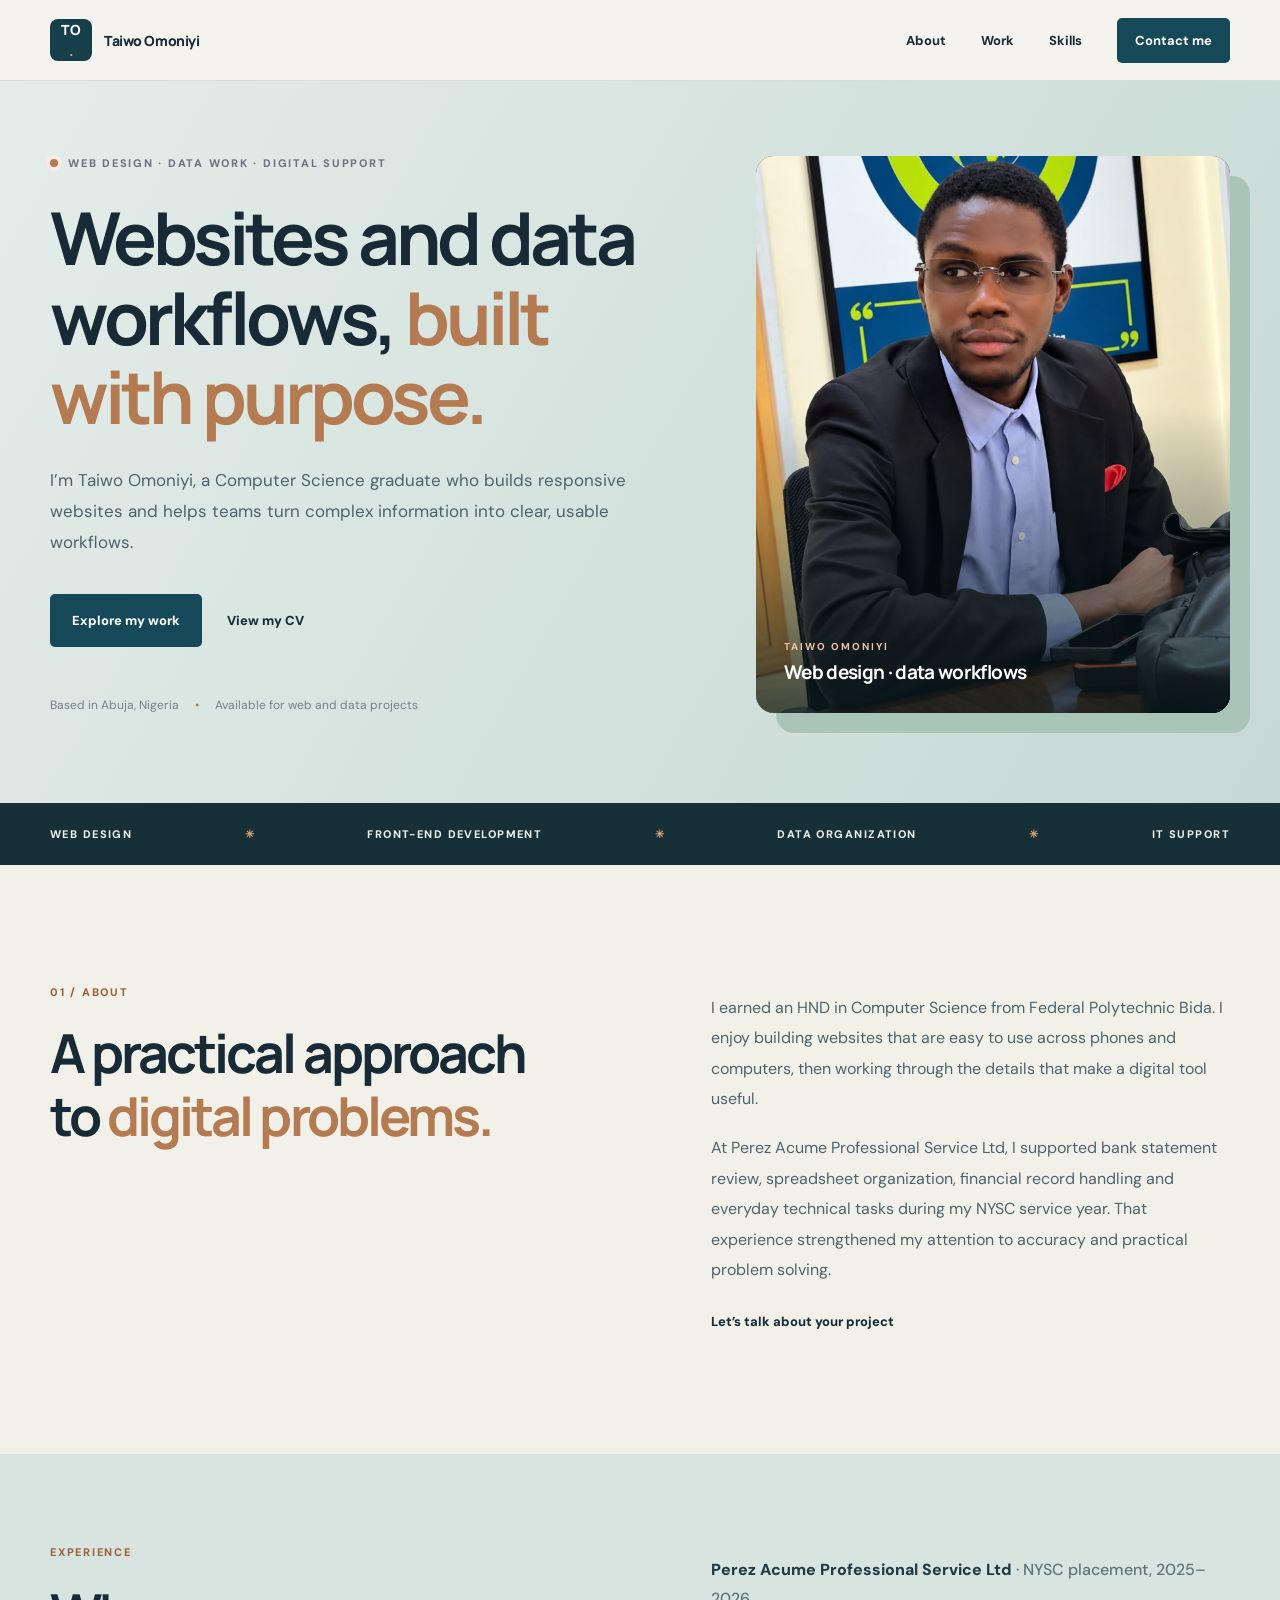
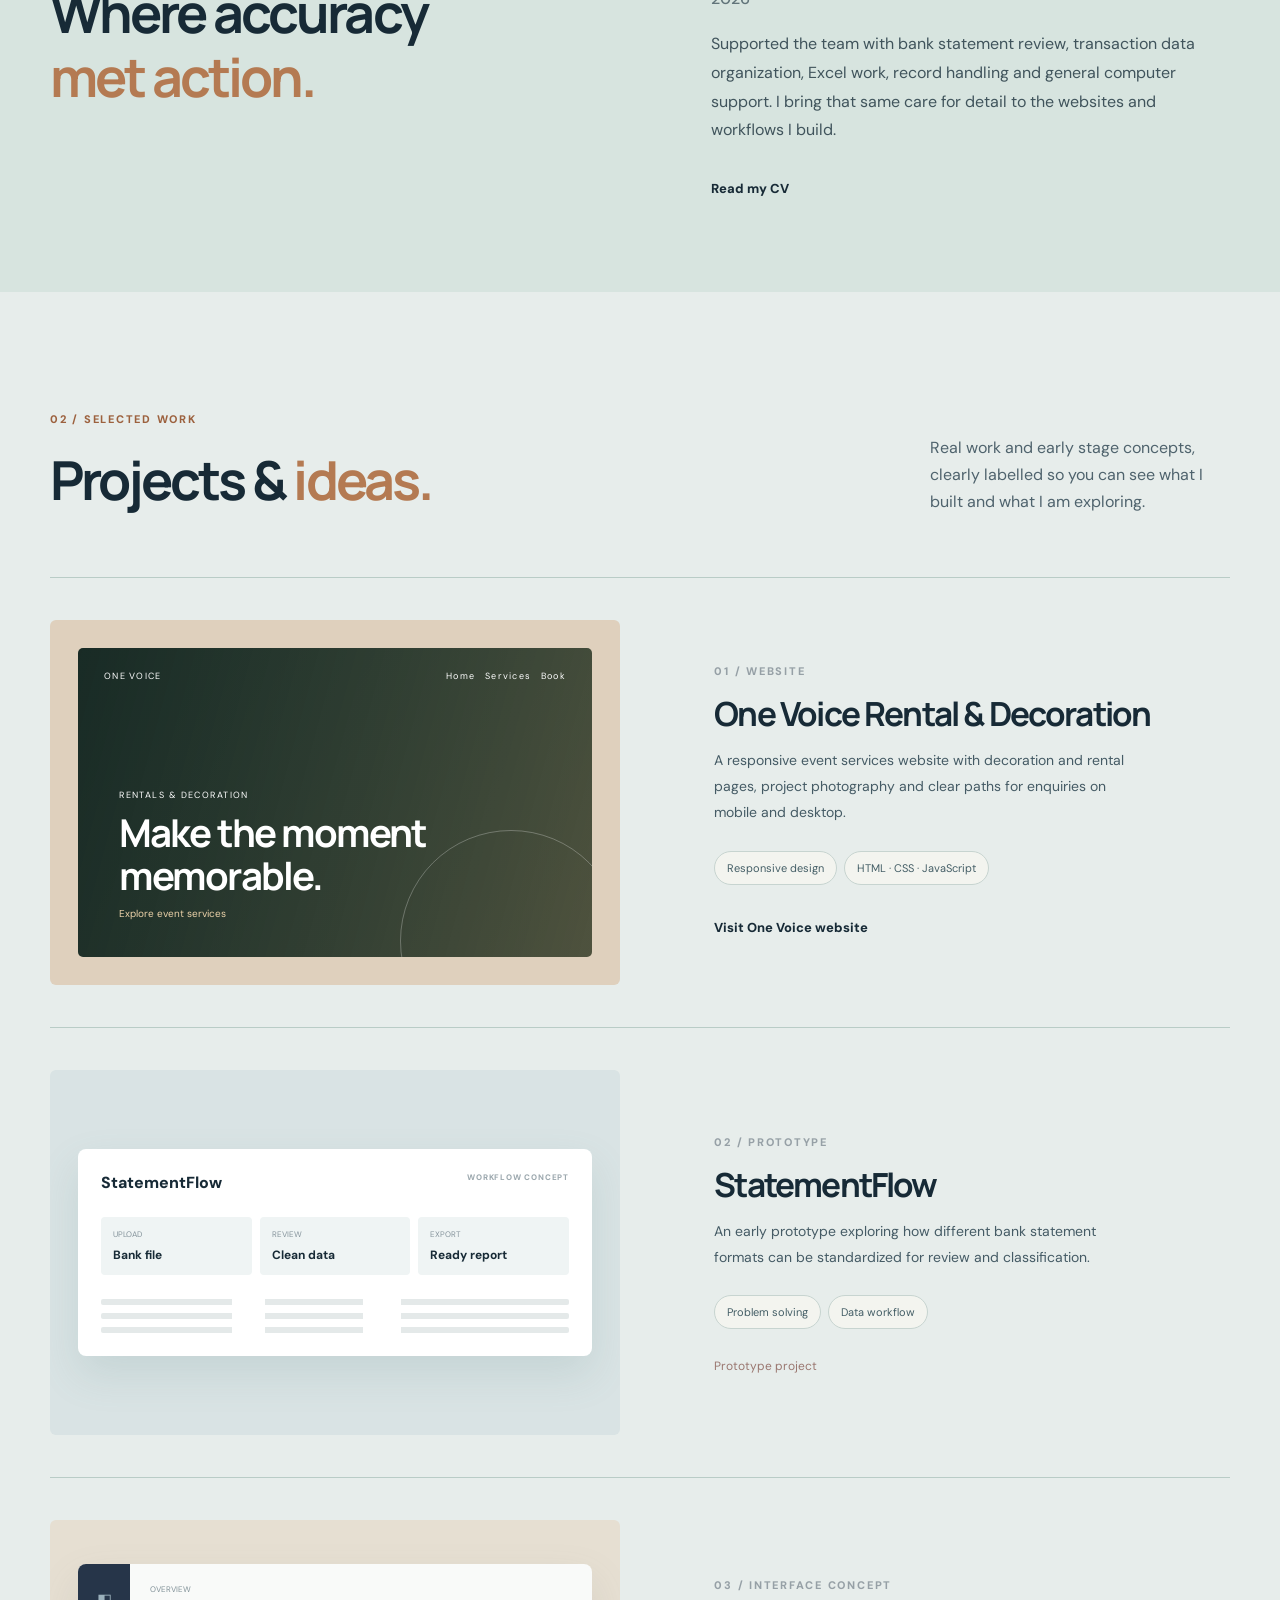
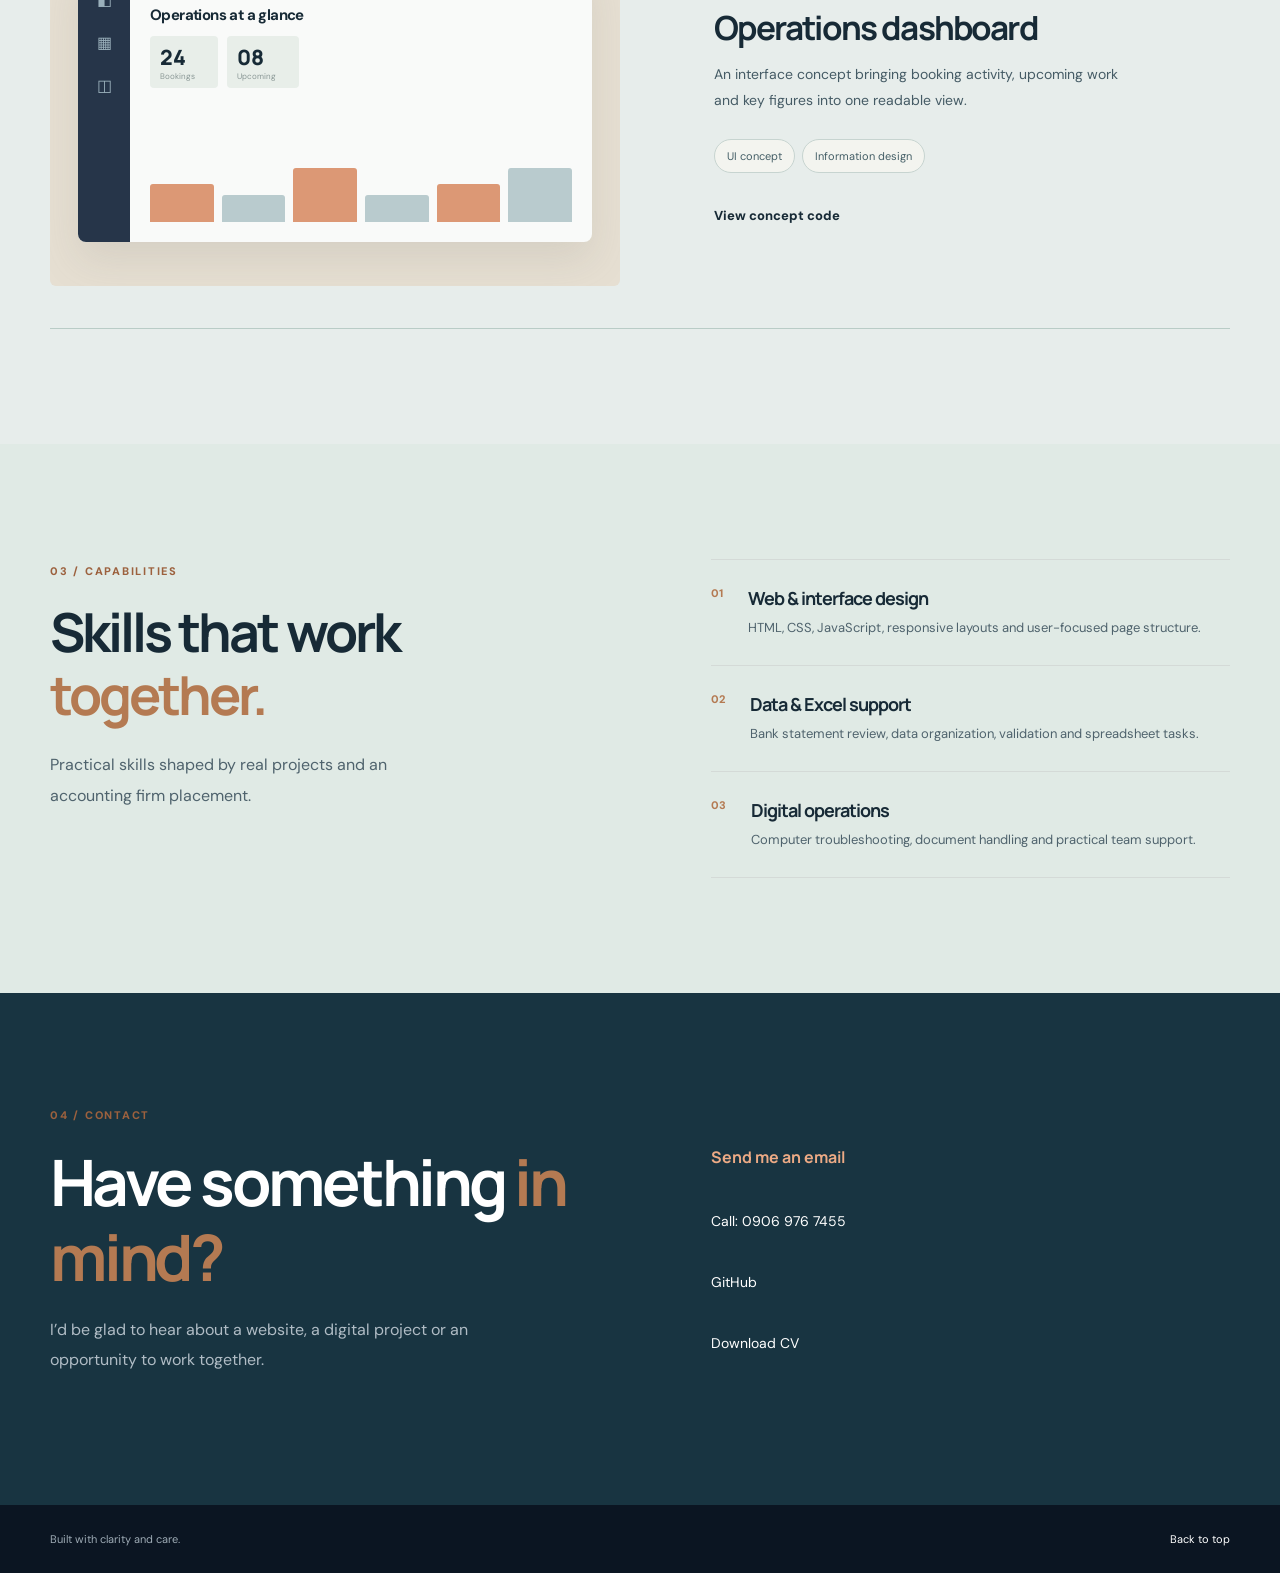
<file: index.html>
<!doctype html>
<html lang="en"><head><meta charset="utf-8"><meta name="viewport" content="width=device-width,initial-scale=1"><meta name="theme-color" content="#111c29"><meta name="description" content="Taiwo Omoniyi — web design, responsive front-end development and practical data workflows."><title>Taiwo Omoniyi — Portfolio</title><link rel="preconnect" href="https://fonts.googleapis.com"><link rel="preconnect" href="https://fonts.gstatic.com" crossorigin><link href="https://fonts.googleapis.com/css2?family=DM+Sans:wght@400;500;600;700&family=Manrope:wght@400;500;600;700;800&display=swap" rel="stylesheet"><link rel="stylesheet" href="styles.css"></head>
<body><a class="skip" href="#main">Skip to content</a>
<header class="header"><div class="wrap header-inner"><a class="brand" href="#top"><span class="brand-mark">TO<span>.</span></span> Taiwo Omoniyi</a><button class="menu-toggle" type="button" aria-controls="site-nav" aria-expanded="false">Menu ☰</button><nav id="site-nav" class="nav" aria-label="Main navigation"><a href="#about">About</a><a href="#work">Work</a><a href="#skills">Skills</a><a class="nav-contact" href="#contact">Contact me</a></nav></div></header>
<main id="main"><section class="hero" id="top"><div class="wrap hero-grid"><div class="hero-copy"><div class="eyebrow"><span class="dot"></span> WEB DESIGN · DATA WORK · DIGITAL SUPPORT</div><h1>Websites and data workflows, <em>built with purpose.</em></h1><p class="lead">I’m Taiwo Omoniyi, a Computer Science graduate who builds responsive websites and helps teams turn complex information into clear, usable workflows.</p><div class="hero-actions"><a class="button primary" href="#work">Explore my work</a><a class="button plain" href="Taiwo-Omoniyi-CV.pdf" target="_blank" rel="noopener">View my CV</a></div><div class="hero-meta">Based in Abuja, Nigeria <span>•</span> Available for web and data projects</div></div><div class="hero-art" role="img" aria-label="Portrait of Taiwo Omoniyi">
<img src="assets/taiwo-portrait.jpeg" alt="" fetchpriority="high">
<div class="portrait-label"><small>TAIWO OMONIYI</small><strong>Web design · data workflows</strong></div>
</div></div></section>
<div class="strip"><div class="wrap">WEB DESIGN <b>✳</b> FRONT-END DEVELOPMENT <b>✳</b> DATA ORGANIZATION <b>✳</b> IT SUPPORT</div></div>
<section class="section" id="about"><div class="wrap two-col"><div><span class="overline">01 / ABOUT</span><h2>A practical approach to <em>digital problems.</em></h2></div><div class="about-copy"><p>I earned an HND in Computer Science from Federal Polytechnic Bida. I enjoy building websites that are easy to use across phones and computers, then working through the details that make a digital tool useful.</p><p>At Perez Acume Professional Service Ltd, I supported bank statement review, spreadsheet organization, financial record handling and everyday technical tasks during my NYSC service year. That experience strengthened my attention to accuracy and practical problem solving.</p><a class="under-link" href="mailto:taiwoomoniyi90@gmail.com">Let’s talk about your project</a></div></div></section>
<section class="experience-band" aria-label="Professional experience"><div class="wrap experience-grid"><div><span class="overline">EXPERIENCE</span><h2>Where accuracy <em>met action.</em></h2></div><div><p class="experience-role">Perez Acume Professional Service Ltd <span>· NYSC placement, 2025–2026</span></p><p>Supported the team with bank statement review, transaction data organization, Excel work, record handling and general computer support. I bring that same care for detail to the websites and workflows I build.</p><a class="under-link" href="Taiwo-Omoniyi-CV.pdf" target="_blank" rel="noopener">Read my CV</a></div></div></section>
<section class="section work" id="work"><div class="wrap"><div class="section-head"><div><span class="overline">02 / SELECTED WORK</span><h2>Projects & <em>ideas.</em></h2></div><p>Real work and early stage concepts, clearly labelled so you can see what I built and what I am exploring.</p></div>
<div class="projects"><article class="project"><div class="preview event"><div class="mini-browser"><div class="mini-top">ONE VOICE <span>Home &nbsp; Services &nbsp; Book</span></div><div class="mini-copy"><small>RENTALS & DECORATION</small><strong>Make the moment<br>memorable.</strong><span>Explore event services</span></div></div></div><div class="project-copy"><span class="project-number">01 / WEBSITE</span><h3>One Voice Rental & Decoration</h3><p>A responsive event services website with decoration and rental pages, project photography and clear paths for enquiries on mobile and desktop.</p><div class="tags"><span>Responsive design</span><span>HTML · CSS · JavaScript</span></div><a class="under-link" href="https://therealayor1.github.io/onevoicedeco/" target="_blank" rel="noopener noreferrer">Visit One Voice website</a></div></article>
<article class="project"><div class="preview flow"><div class="flow-window"><div class="flow-title">StatementFlow <small>WORKFLOW CONCEPT</small></div><div class="flow-steps"><div><small>UPLOAD</small><b>Bank file</b></div><div><small>REVIEW</small><b>Clean data</b></div><div><small>EXPORT</small><b>Ready report</b></div></div><div class="flow-lines"><span></span><span></span><span></span></div></div></div><div class="project-copy"><span class="project-number">02 / PROTOTYPE</span><h3>StatementFlow</h3><p>An early prototype exploring how different bank statement formats can be standardized for review and classification.</p><div class="tags"><span>Problem solving</span><span>Data workflow</span></div><span class="note">Prototype project</span></div></article>
<article class="project"><div class="preview dashboard"><div class="dash-window"><div class="dash-side">◧<br>▦<br>◫</div><div class="dash-main"><small>OVERVIEW</small><b>Operations at a glance</b><div class="dash-metrics"><div>24<small>Bookings</small></div><div>08<small>Upcoming</small></div></div><div class="bars"><i></i><i></i><i></i><i></i><i></i><i></i></div></div></div></div><div class="project-copy"><span class="project-number">03 / INTERFACE CONCEPT</span><h3>Operations dashboard</h3><p>An interface concept bringing booking activity, upcoming work and key figures into one readable view.</p><div class="tags"><span>UI concept</span><span>Information design</span></div><a class="under-link" href="code-viewer.html?project=dashboard" target="_blank" rel="noopener noreferrer">View concept code</a></div></article></div></div></section>
<section class="section skills" id="skills"><div class="wrap two-col"><div><span class="overline">03 / CAPABILITIES</span><h2>Skills that work <em>together.</em></h2><p>Practical skills shaped by real projects and an accounting firm placement.</p></div><div class="skill-list"><div><span>01</span><div><h3>Web & interface design</h3><p>HTML, CSS, JavaScript, responsive layouts and user-focused page structure.</p></div></div><div><span>02</span><div><h3>Data & Excel support</h3><p>Bank statement review, data organization, validation and spreadsheet tasks.</p></div></div><div><span>03</span><div><h3>Digital operations</h3><p>Computer troubleshooting, document handling and practical team support.</p></div></div></div></div></section>
<section class="contact" id="contact"><div class="wrap two-col"><div><span class="overline">04 / CONTACT</span><h2>Have something <em>in mind?</em></h2><p>I’d be glad to hear about a website, a digital project or an opportunity to work together.</p></div><div class="contact-links"><a class="email-link" href="mailto:taiwoomoniyi90@gmail.com">Send me an email</a><a href="tel:+2349069767455">Call: 0906 976 7455</a><a href="https://github.com/therealayor1" target="_blank" rel="noopener noreferrer">GitHub</a><a href="Taiwo-Omoniyi-CV.pdf" download>Download CV</a></div></div></section></main>
<footer><div class="wrap footer-inner"><span>Built with clarity and care.</span><a href="#top">Back to top</a></div></footer><script src="script.js" defer></script></body></html>
</file>
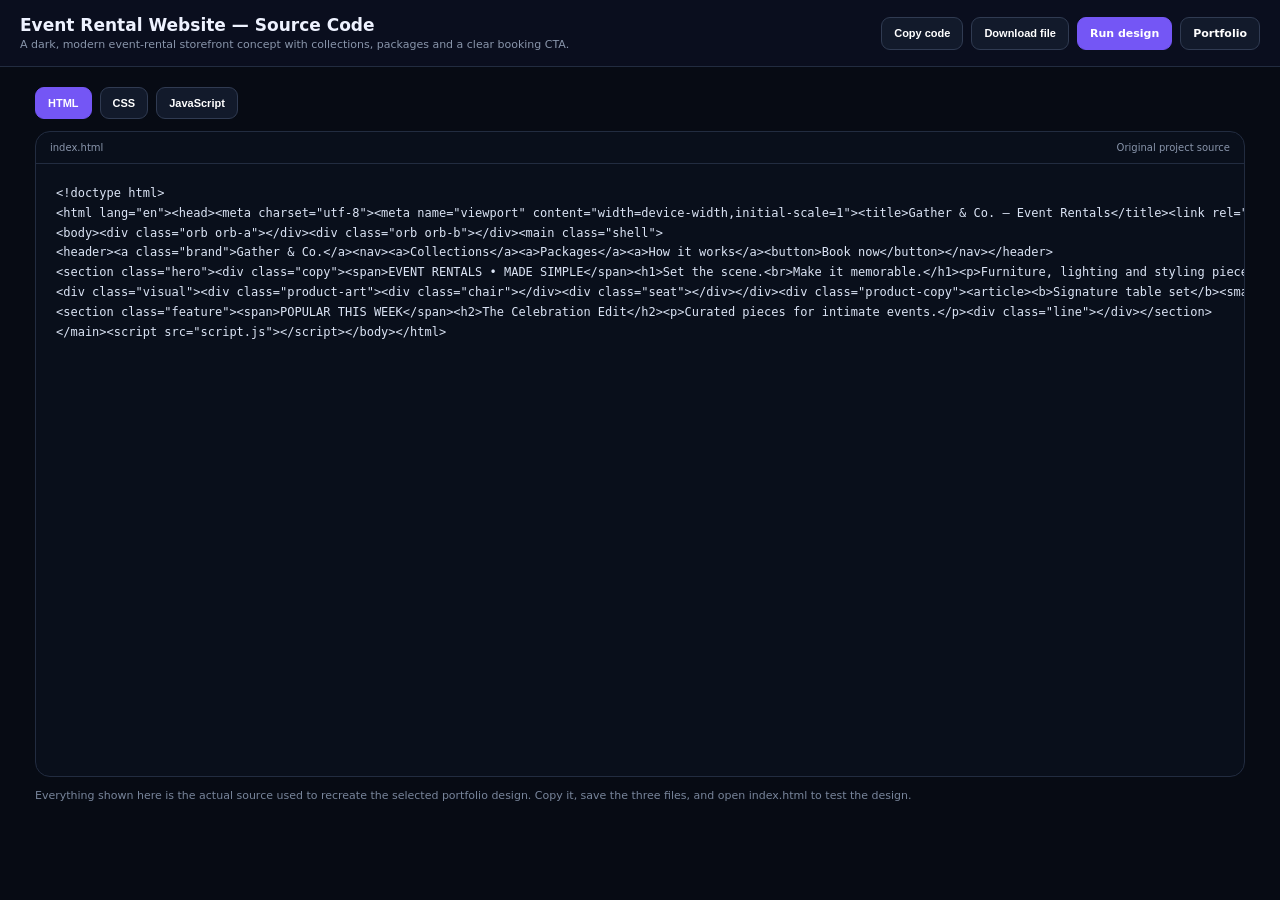
<file: code-viewer.html>
<!doctype html><html lang="en"><head><meta charset="utf-8"><meta name="viewport" content="width=device-width,initial-scale=1"><title>Project Source Code</title><style>
*{box-sizing:border-box}body{margin:0;background:#070b14;color:#eef2ff;font-family:Inter,system-ui,sans-serif}.top{position:sticky;top:0;z-index:5;background:#0b1020ee;backdrop-filter:blur(14px);border-bottom:1px solid #222c40;padding:15px 20px}.bar{max-width:1250px;margin:auto;display:flex;justify-content:space-between;align-items:center;gap:15px}.title h1{font-size:17px;margin:0 0 3px}.title p{margin:0;color:#8995ab;font-size:11px}.actions{display:flex;gap:8px;flex-wrap:wrap}.btn,.tab{border:1px solid #303b52;background:#121a2b;color:#fff;border-radius:9px;padding:9px 12px;font-weight:700;font-size:11px;text-decoration:none;cursor:pointer}.primary,.tab.active{background:#7456f5;border-color:#7456f5}.wrap{max-width:1250px;margin:auto;padding:20px}.tabs{display:flex;gap:8px;flex-wrap:wrap;margin-bottom:12px}.panel{border:1px solid #222c40;border-radius:15px;overflow:hidden;background:#090f1b}.filebar{display:flex;justify-content:space-between;padding:10px 14px;border-bottom:1px solid #222c40;color:#8995ab;font-size:10px}.code{margin:0;padding:20px;min-height:68vh;overflow:auto;white-space:pre;font:12px/1.65 ui-monospace,SFMono-Regular,Consolas,monospace;color:#dbe4f5}.note{color:#78859b;font-size:11px;margin:12px 0}.empty{padding:60px;text-align:center}@media(max-width:700px){.bar{align-items:flex-start;flex-direction:column}.wrap{padding:12px}.code{font-size:10px}}
</style></head><body><header class="top"><div class="bar"><div class="title"><h1 id="title">Project Source Code</h1><p id="subtitle">Copy the source, or run the design in a new tab.</p></div><div class="actions"><button class="btn" id="copy">Copy code</button><button class="btn" id="download">Download file</button><a class="btn primary" id="preview" target="_blank" rel="noopener">Run design</a><a class="btn" href="index.html#projects">Portfolio</a></div></div></header><main class="wrap"><div class="tabs" id="tabs"></div><section class="panel"><div class="filebar"><span id="filename">index.html</span><span>Original project source</span></div><pre class="code" id="code"></pre></section><p class="note">Everything shown here is the actual source used to recreate the selected portfolio design. Copy it, save the three files, and open index.html to test the design.</p></main><script>const projects={"event-rental": {"title": "Event Rental Website", "desc": "A dark, modern event-rental storefront concept with collections, packages and a clear booking CTA.", "files": {"HTML": "<!doctype html>\n<html lang=\"en\"><head><meta charset=\"utf-8\"><meta name=\"viewport\" content=\"width=device-width,initial-scale=1\"><title>Gather & Co. — Event Rentals</title><link rel=\"stylesheet\" href=\"style.css\"></head>\n<body><div class=\"orb orb-a\"></div><div class=\"orb orb-b\"></div><main class=\"shell\">\n<header><a class=\"brand\">Gather & Co.</a><nav><a>Collections</a><a>Packages</a><a>How it works</a><button>Book now</button></nav></header>\n<section class=\"hero\"><div class=\"copy\"><span>EVENT RENTALS • MADE SIMPLE</span><h1>Set the scene.<br>Make it memorable.</h1><p>Furniture, lighting and styling pieces for celebrations that feel considered from setup to final guest.</p><div class=\"actions\"><button class=\"primary\" id=\"explore\">Explore rentals</button><button class=\"ghost\">View packages</button></div></div>\n<div class=\"visual\"><div class=\"product-art\"><div class=\"chair\"></div><div class=\"seat\"></div></div><div class=\"product-copy\"><article><b>Signature table set</b><small>12 pieces • from ₦45k</small></article><article><b>Soft lounge collection</b><small>8 pieces • from ₦65k</small></article></div></div></section>\n<section class=\"feature\"><span>POPULAR THIS WEEK</span><h2>The Celebration Edit</h2><p>Curated pieces for intimate events.</p><div class=\"line\"></div></section>\n</main><script src=\"script.js\"><\/script></body></html>", "CSS": "*{box-sizing:border-box}body{margin:0;background:#080d20;color:#f7f8ff;font-family:Inter,Arial,sans-serif;min-height:100vh;overflow-x:hidden}.shell{width:min(1118px,calc(100% - 48px));margin:38px auto 36px;min-height:calc(100vh - 76px);border:1px solid #202946;border-radius:24px;background:#11162b;position:relative;overflow:hidden;padding:34px 40px}.orb{position:fixed;border-radius:50%;pointer-events:none}.orb-a{width:410px;height:410px;right:-120px;top:-140px;background:#6c4df620}.orb-b{width:360px;height:360px;left:-190px;bottom:-170px;background:#31a8c414}header{display:flex;align-items:center;gap:28px}.brand{font-size:20px;font-weight:800}nav{margin-left:auto;display:flex;align-items:center;gap:30px;color:#929bb3;font-size:13px}nav button,.primary{border:0;border-radius:999px;padding:11px 19px;background:linear-gradient(100deg,#9a74ff,#4ed6d6);color:#09101e;font-weight:800}.hero{display:grid;grid-template-columns:1.05fr .95fr;gap:52px;align-items:center;padding:75px 0 38px}.copy>span,.feature>span{color:#9a74ff;font-size:12px;font-weight:800;letter-spacing:.18em}.copy h1{font-size:44px;line-height:.98;margin:12px 0 18px}.copy p{color:#98a2ba;line-height:1.6;max-width:520px}.actions{display:flex;gap:16px;margin-top:24px}.ghost{border:1px solid #343c57;background:#171d33;color:#c3c9d8;border-radius:999px;padding:11px 18px}.visual{display:grid;grid-template-columns:150px 1fr;gap:18px;padding:24px;border-radius:22px;background:#1b2442}.product-art{height:155px;border-radius:17px;background:#303b5c;position:relative}.chair{position:absolute;width:68px;height:68px;border-radius:50%;background:#7651ba;left:42px;top:12px}.seat{position:absolute;width:112px;height:38px;border-radius:12px;background:#c9aa82;left:19px;bottom:28px}.product-copy{display:grid;gap:15px}.product-copy article{padding:16px 20px;border-radius:15px;background:#2a3555}.product-copy b,.product-copy small{display:block}.product-copy b{font-size:13px}.product-copy small{color:#8490a8;margin-top:9px;font-size:11px}.feature{margin-left:55%;padding-top:8px}.feature h2{font-size:24px;margin:8px 0}.feature p{color:#8993aa;font-size:13px}.line{width:126px;height:9px;border-radius:99px;background:#49b7ba;margin-top:14px}@media(max-width:850px){.shell{padding:25px}.hero{grid-template-columns:1fr}.feature{margin-left:0}nav a{display:none}}", "JavaScript": "document.getElementById('explore').addEventListener('click',()=>{document.querySelector('.feature').scrollIntoView({behavior:'smooth'});});"}, "preview": "projects/event-rental/index.html"}, "business-landing": {"title": "Business Landing Page", "desc": "A confident business landing page built around clarity, trust and a strong first impression.", "files": {"HTML": "<!doctype html><html lang=\"en\"><head><meta charset=\"utf-8\"><meta name=\"viewport\" content=\"width=device-width,initial-scale=1\"><title>Northline Studio</title><link rel=\"stylesheet\" href=\"style.css\"></head><body><main class=\"shell\"><header><strong>Northline Studio</strong><nav><a>Services</a><a>Work</a><a>About</a><button>Start a project</button></nav></header><section class=\"hero\"><div><span>BRAND • DIGITAL • STRATEGY</span><h1>Good ideas deserve<br>a clear first impression.</h1><p>We turn ambitious offers into simple, confident digital experiences.</p><button id=\"approach\">See our approach</button></div><aside><small>THE PROMISE</small><div class=\"plus\"></div><h2>Clarity over clutter.</h2><p>A landing page built to make the next step feel obvious.</p><hr><b>01 POSITIONING</b><b>02 STORY</b><b>03 CONVERSION</b><div class=\"gradient-line\"></div></aside></section><footer><small>ORIGINAL PORTFOLIO CONCEPT</small><p>Structured around message, trust and action.</p></footer></main><script src=\"script.js\"><\/script></body></html>", "CSS": "*{box-sizing:border-box}body{margin:0;background:#071522;color:#f7f8ff;font-family:Inter,Arial,sans-serif}.shell{width:min(1118px,calc(100% - 48px));margin:38px auto;min-height:calc(100vh - 76px);border:1px solid #273449;border-radius:24px;background:#101827;padding:34px 40px;position:relative;overflow:hidden}header{display:flex;align-items:center}header strong{font-size:20px}nav{margin-left:auto;display:flex;align-items:center;gap:28px;color:#909aad;font-size:13px}nav button{border:1px solid #394257;background:#20283a;color:#fff;border-radius:999px;padding:10px 18px}.hero{display:grid;grid-template-columns:1.1fr .9fr;gap:58px;align-items:center;padding:68px 0 28px}.hero>div>span{color:#52d4d1;letter-spacing:.2em;font-size:12px;font-weight:800}.hero h1{font-size:47px;line-height:1.04;margin:12px 0 18px}.hero p{color:#9ba6ba;line-height:1.55}.hero button{margin-top:14px;border:0;border-radius:999px;padding:12px 19px;background:linear-gradient(100deg,#48d8d0,#8a69ff);font-weight:800;color:#09121c}aside{border:1px solid #304057;border-radius:26px;background:#17273b;padding:32px;position:relative;min-height:355px}aside small,footer small{color:#7d8aa0;font-size:11px}aside h2{font-size:24px;margin:12px 0}aside p{max-width:260px}aside b{display:block;font-size:12px;margin:14px 0}.plus{position:absolute;right:20px;top:18px;width:92px;height:92px;border-radius:50%;border:2px solid #43c9c9;background:#36bfc91f}.plus:before,.plus:after{content:'';position:absolute;background:#43c9c9}.plus:before{width:58px;height:2px;left:15px;top:44px}.plus:after{height:58px;width:2px;left:44px;top:15px}.gradient-line{width:180px;height:8px;border-radius:99px;background:linear-gradient(90deg,#50d7d1,#8b69ff);margin-top:18px}hr{border:0;border-top:1px solid #344057;margin:28px 0 18px}footer{padding-top:25px}footer p{color:#b0b8c8;font-size:13px}@media(max-width:850px){.shell{padding:25px}.hero{grid-template-columns:1fr}.hero h1{font-size:38px}nav a{display:none}}", "JavaScript": "document.getElementById('approach').addEventListener('click',()=>{document.querySelector('footer').scrollIntoView({behavior:'smooth'});});"}, "preview": "projects/business-landing/index.html"}, "dashboard": {"title": "Dashboard Concept", "desc": "An event-operations dashboard showing revenue, bookings, inventory and upcoming activity.", "files": {"HTML": "<!doctype html><html lang=\"en\"><head><meta charset=\"utf-8\"><meta name=\"viewport\" content=\"width=device-width,initial-scale=1\"><title>EventOps Dashboard</title><link rel=\"stylesheet\" href=\"style.css\"></head><body><main class=\"app\"><aside><h2>EventOps</h2><span>OVERVIEW</span><a class=\"active\">Dashboard</a><a>Bookings</a><a>Inventory</a><a>Customers</a><span>MANAGE</span><a>Reports</a><a>Settings</a></aside><section class=\"content\"><header><div><h1>Good afternoon, Taiwo</h1><p>Here’s what’s happening with your rentals.</p></div><button>This month ▾</button></header><section class=\"stats\"><article><small>REVENUE</small><strong>₦842k</strong><em>↑ 18.4% vs last month</em></article><article><small>BOOKINGS</small><strong>64</strong><em>↑ 9 new this week</em></article><article><small>ITEMS OUT</small><strong>128</strong><em class=\"warn\">12 due back today</em></article><article><small>ON-TIME</small><strong>96%</strong><em>Healthy operations</em></article></section><section class=\"lower\"><div class=\"chart-card\"><h3>Revenue overview</h3><small>Last 6 months</small><div class=\"chart\"><div class=\"area\"></div><svg viewBox=\"0 0 600 220\" preserveAspectRatio=\"none\"><polyline points=\"0,190 90,150 160,165 235,90 305,120 380,50 450,80 525,20 600,55\" fill=\"none\" stroke=\"url(#g)\" stroke-width=\"5\"/><defs><linearGradient id=\"g\"><stop stop-color=\"#8c68ff\"/><stop offset=\"1\" stop-color=\"#50d8d0\"/></linearGradient></defs></svg></div><div class=\"months\"><span>MAR</span><span>APR</span><span>MAY</span><span>JUN</span><span>JUL</span><span>AUG</span></div></div><div class=\"upcoming\"><h3>Upcoming</h3><small>SAT • 29 AUG</small><p>Outdoor wedding</p><span>32 items • 10:00 AM</span><hr><small>SUN • 30 AUG</small><p>Birthday lounge</p><span>18 items • 2:30 PM</span><button>View calendar</button></div></section></section></main><script src=\"script.js\"><\/script></body></html>", "CSS": "*{box-sizing:border-box}body{margin:0;background:#070d1b;color:#f5f7ff;font-family:Inter,Arial,sans-serif}.app{width:min(1120px,calc(100% - 48px));margin:34px auto;min-height:calc(100vh - 68px);display:grid;grid-template-columns:205px 1fr;border:1px solid #202b42;border-radius:24px;overflow:hidden;background:#0e1528}aside{padding:30px;background:#080f1e}aside h2{margin:0 0 32px;font-size:19px}aside span{display:block;color:#8e69ff;font-size:10px;font-weight:800;margin:20px 0 12px}aside a{display:block;color:#8b96ac;font-size:13px;padding:10px 0}aside a.active{color:#fff}.content{padding:30px 34px}header{display:flex;justify-content:space-between;align-items:center}header h1{margin:0;font-size:25px}header p{margin:8px 0 0;color:#8490a7;font-size:12px}header button{border:1px solid #303b51;background:#171f32;color:#aab3c3;border-radius:999px;padding:10px 18px}.stats{display:grid;grid-template-columns:repeat(4,1fr);gap:18px;margin:28px 0}.stats article,.chart-card,.upcoming{background:#171e30;border:1px solid #263047;border-radius:18px;padding:18px}.stats small{color:#7d8aa1;font-size:10px}.stats strong{display:block;font-size:27px;margin:8px 0}.stats em{font-style:normal;color:#50d6d1;font-size:9px}.stats em.warn{color:#e8b94d}.lower{display:grid;grid-template-columns:1fr 188px;gap:18px}.chart-card h3,.upcoming h3{margin:0 0 7px;font-size:14px}.chart-card>small,.upcoming small{color:#7d8aa1;font-size:9px}.chart{height:190px;position:relative;margin-top:12px}.chart svg{position:absolute;inset:0;width:100%;height:100%}.area{position:absolute;inset:0;background:linear-gradient(180deg,#7e66ff18,#7e66ff00);clip-path:polygon(0 86%,15% 68%,27% 75%,39% 41%,51% 54%,63% 20%,75% 36%,87% 4%,100% 22%,100% 100%,0 100%)}.months{display:flex;justify-content:space-between;color:#67738a;font-size:8px}.upcoming{padding:18px}.upcoming p{font-size:11px;margin:8px 0}.upcoming span{color:#7c879d;font-size:9px}.upcoming hr{border:0;border-top:1px solid #2b3448;margin:18px 0}.upcoming button{border:0;border-radius:999px;background:#25264c;color:#b5a7ff;padding:8px 12px;font-size:9px;margin-top:16px}@media(max-width:900px){.app{grid-template-columns:1fr}aside{display:none}.stats{grid-template-columns:1fr 1fr}.lower{grid-template-columns:1fr}}@media(max-width:600px){.app{width:100%;margin:0;border-radius:0}.content{padding:22px}.stats{grid-template-columns:1fr}header{gap:15px;align-items:flex-start;flex-direction:column}.lower{grid-template-columns:1fr}}", "JavaScript": "document.querySelector('.upcoming button').addEventListener('click',()=>alert('Calendar view opened.'));"}, "preview": "projects/dashboard/index.html"}};const key=new URLSearchParams(location.search).get('project')||'event-rental';const p=projects[key];const tabs=document.getElementById('tabs');const code=document.getElementById('code');const title=document.getElementById('title');const subtitle=document.getElementById('subtitle');const filename=document.getElementById('filename');const preview=document.getElementById('preview');let current='HTML';function render(){if(!p){document.querySelector('.wrap').innerHTML='<div class="empty">Project not found.</div>';return}title.textContent=p.title+' — Source Code';subtitle.textContent=p.desc;preview.href=p.preview;tabs.innerHTML='';Object.keys(p.files).forEach(name=>{const b=document.createElement('button');b.className='tab '+(name===current?'active':'');b.textContent=name;b.onclick=()=>{current=name;render()};tabs.appendChild(b)});filename.textContent=current==='HTML'?'index.html':current==='CSS'?'style.css':'script.js';code.textContent=p.files[current]}render();document.getElementById('copy').onclick=async()=>{try{await navigator.clipboard.writeText(code.textContent);document.getElementById('copy').textContent='Copied ✓';setTimeout(()=>document.getElementById('copy').textContent='Copy code',1200)}catch(e){alert('Copy failed. Select the code and copy it manually.')}};document.getElementById('download').onclick=()=>{const blob=new Blob([code.textContent],{type:'text/plain'});const a=document.createElement('a');a.href=URL.createObjectURL(blob);a.download=filename.textContent;a.click();setTimeout(()=>URL.revokeObjectURL(a.href),500)};</script></body></html>
</file>
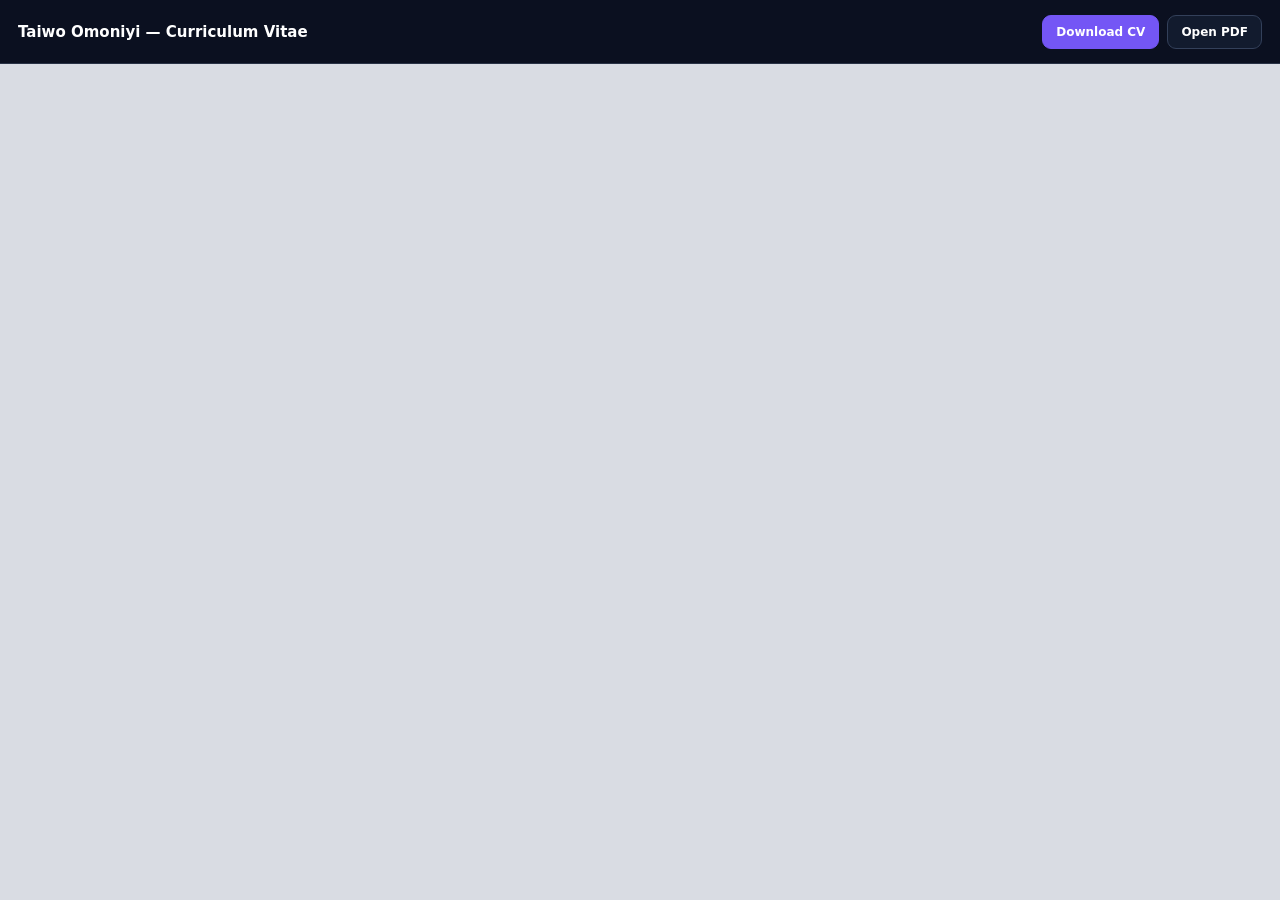
<file: view-cv.html>
<!doctype html><html lang="en"><head><meta charset="utf-8"><meta name="viewport" content="width=device-width,initial-scale=1"><title>Taiwo Omoniyi — CV</title><style>*{box-sizing:border-box}body{margin:0;background:#0b1020;color:#fff;font-family:Inter,system-ui,sans-serif}.top{height:64px;padding:0 18px;display:flex;align-items:center;justify-content:space-between;border-bottom:1px solid #293246}.top h1{font-size:15px;margin:0}.actions{display:flex;gap:8px}.btn{display:inline-block;padding:9px 13px;border-radius:9px;border:1px solid #33405a;background:#121b2e;color:#fff;text-decoration:none;font-size:12px;font-weight:700;cursor:pointer}.primary{background:#7456f5;border-color:#7456f5}.viewer{height:calc(100vh - 64px);background:#d9dce3}.viewer iframe{display:block;width:100%;height:100%;border:0}.fallback{position:fixed;left:50%;top:50%;transform:translate(-50%,-50%);display:none;text-align:center;background:#101827;border:1px solid #2d3950;border-radius:16px;padding:28px;max-width:420px}.fallback p{color:#aab4c7;font-size:13px;line-height:1.5}.fallback .btn{margin:4px}@media(max-width:650px){.top{height:auto;padding:12px;gap:10px;align-items:flex-start;flex-direction:column}.viewer{height:calc(100vh - 104px)}} </style></head><body><header class="top"><h1>Taiwo Omoniyi — Curriculum Vitae</h1><div class="actions"><a class="btn primary" href="./assets/Taiwo-Omoniyi-CV.pdf" download="Taiwo-Omoniyi-CV.pdf">Download CV</a><a class="btn" href="./assets/Taiwo-Omoniyi-CV.pdf" target="_blank" rel="noopener">Open PDF</a></div></header><main class="viewer"><iframe src="./assets/Taiwo-Omoniyi-CV.pdf#toolbar=1&view=FitH" title="Taiwo Omoniyi CV"></iframe></main><div class="fallback"><p>Your browser did not render the PDF inside this page. Use either option below.</p><a class="btn primary" href="./assets/Taiwo-Omoniyi-CV.pdf" target="_blank">Open PDF</a><a class="btn" href="./assets/Taiwo-Omoniyi-CV.pdf" download="Taiwo-Omoniyi-CV.pdf">Download CV</a></div></body></html>
</file>
<file: styles.css>
:root{--ink:#142235;--muted:#61707d;--paper:#f6f5f0;--accent:#d6744d;--line:#dde2e1}*{box-sizing:border-box}html{scroll-behavior:smooth}body{margin:0;background:var(--paper);color:var(--ink);font-family:'DM Sans',Arial,sans-serif;-webkit-font-smoothing:antialiased}a{color:inherit;text-decoration:none}button{font:inherit}h1,h2,h3{font-family:Manrope,Arial,sans-serif;letter-spacing:-.055em}h1 em,h2 em{font-style:normal;color:var(--accent)}.wrap{width:min(1180px,calc(100% - 80px));margin:auto}.skip{position:absolute;left:-999px}.skip:focus{left:10px;top:10px;background:white;padding:10px;z-index:99}.header{background:white;position:sticky;top:0;z-index:20;border-bottom:1px solid #e9eae8}.header-inner{min-height:80px;display:flex;align-items:center;justify-content:space-between}.brand{display:flex;align-items:center;gap:12px;font:800 14px Manrope,sans-serif;letter-spacing:-.03em}.brand-mark{width:42px;height:42px;display:grid;place-items:center;background:#132032;color:white;border-radius:8px}.brand-mark span{color:#e99c78}.nav{display:flex;align-items:center;gap:35px;font-size:13px;font-weight:700}.nav a:hover,.under-link:hover{color:var(--accent)}.nav-contact{background:#142235;color:white!important;padding:14px 18px;border-radius:5px}.menu-toggle{display:none}.hero{background:#fff}.hero-grid{display:grid;grid-template-columns:1.15fr .85fr;gap:65px;align-items:center;min-height:660px;padding:75px 0 90px}.eyebrow,.overline,.project-number{font-size:11px;font-weight:800;letter-spacing:.16em}.eyebrow{display:flex;align-items:center;gap:10px;color:#697681}.dot{width:8px;height:8px;border-radius:50%;background:var(--accent);box-shadow:0 0 0 4px #f9ece7}.hero h1{font-size:clamp(45px,5.7vw,80px);line-height:1.09;margin:28px 0}.lead{font-size:17px;line-height:1.82;color:var(--muted);max-width:580px}.hero-actions{display:flex;align-items:center;gap:25px;margin:36px 0 50px}.button{font-size:13px;font-weight:800}.primary{background:var(--ink);color:white;padding:18px 22px;border-radius:5px}.primary:hover{background:#33465d}.plain{border-bottom:1px solid var(--ink);padding:9px 0}.hero-meta{color:#73808b;font-size:12px}.hero-meta span{color:var(--accent);margin:0 13px}.hero-art{position:relative;aspect-ratio:4/4.45;background:#152337;color:white;overflow:hidden;padding:30px;border-radius:6px;display:flex;flex-direction:column;justify-content:space-between;box-shadow:21px 21px 0 #e8ebe7}.hero-art:before,.hero-art:after{content:'';position:absolute;border:1px solid #ffffff22;width:100%;aspect-ratio:1;border-radius:50%;right:-52%;top:10%}.hero-art:after{width:70%;right:-38%;top:27%}.art-top,.art-bottom{display:flex;justify-content:space-between;position:relative;z-index:1;font-size:11px;letter-spacing:.11em}.art-top span:last-child{color:#f0ad8a;font-size:24px}.art-bottom{border-top:1px solid #ffffff55;padding-top:22px;line-height:1.7}.monogram{font:800 clamp(120px,22vw,290px)/1 Manrope,sans-serif;letter-spacing:-.17em;white-space:nowrap;position:relative;z-index:1;padding-right:.15em}.monogram span{color:#e58a62}.monogram i{font-style:normal}.strip{background:#eeeee8;border-block:1px solid #e3e5e1}.strip .wrap{display:flex;justify-content:space-between;align-items:center;gap:20px;padding:24px 0;white-space:nowrap;font-size:11px;letter-spacing:.13em;font-weight:800;color:#65717b}.strip b{color:var(--accent)}.section{padding:115px 0}.two-col{display:grid;grid-template-columns:1fr 1fr;gap:12%}.overline{color:var(--accent)}h2{font-size:clamp(36px,4.2vw,58px);line-height:1.18;margin:20px 0}.about-copy{padding-top:13px}.about-copy p,.skills>.wrap>div>p,.contact p{color:var(--muted);font-size:16px;line-height:1.9;margin:0 0 19px}.under-link{display:inline-block;border-bottom:1px solid var(--ink);padding:9px 0;font-size:13px;font-weight:800}.work{background:#fff}.section-head{display:flex;justify-content:space-between;align-items:end;gap:30px;margin-bottom:45px}.section-head p{max-width:300px;color:var(--muted);line-height:1.7}.projects{border-top:1px solid var(--line)}.project{display:grid;grid-template-columns:1.05fr .95fr;gap:8%;align-items:center;padding:42px 0;border-bottom:1px solid var(--line)}.preview{aspect-ratio:1.56;border-radius:6px;padding:28px;overflow:hidden;display:flex;align-items:center}.event{background:#dfd0bd}.mini-browser{width:100%;height:100%;background:linear-gradient(105deg,#142621ef,#25382bb0),linear-gradient(120deg,#5d7565,#ac8c67);border-radius:5px;padding:22px 26px;color:white;position:relative;overflow:hidden}.mini-browser:after{content:'';position:absolute;border:1px solid #ffffff44;width:220px;height:220px;right:-30px;bottom:-95px;border-radius:50%}.mini-top{display:flex;justify-content:space-between;letter-spacing:.14em;font-size:9px}.mini-copy{position:absolute;left:8%;bottom:12%;display:flex;flex-direction:column;gap:10px}.mini-copy small{font-size:9px;letter-spacing:.16em}.mini-copy strong{font:700 clamp(22px,3vw,44px)/1.12 Manrope;letter-spacing:-.05em}.mini-copy span{font-size:10px;color:#edd3aa}.flow{background:#d9e3e4}.flow-window{width:100%;background:#fff;border-radius:8px;padding:23px;box-shadow:0 18px 40px #5f8a8a29}.flow-title{display:flex;justify-content:space-between;font-weight:800}.flow-title small{font-size:8px;color:#9ca8ae;letter-spacing:.1em}.flow-steps{display:grid;grid-template-columns:repeat(3,1fr);gap:8px;margin:24px 0}.flow-steps div{display:flex;flex-direction:column;gap:8px;background:#eff4f4;padding:12px;border-radius:4px}.flow-steps small{color:#86949c;font-size:8px}.flow-steps b{font-size:12px}.flow-lines{display:grid;gap:8px}.flow-lines span{height:6px;background:linear-gradient(90deg,#e4e9e9 28%,transparent 28% 35%,#e4e9e9 35% 56%,transparent 56% 64%,#e4e9e9 64%);border-radius:2px}.dashboard{background:#e6dfd2}.dash-window{width:100%;height:90%;background:#f9faf9;border-radius:8px;display:flex;overflow:hidden;box-shadow:0 18px 40px #77786d25}.dash-side{width:52px;background:#263549;color:#9ab0bb;line-height:2.7;text-align:center;padding-top:14px}.dash-main{padding:20px;display:flex;flex-direction:column;gap:11px;flex:1}.dash-main>small{font-size:8px;color:#829299}.dash-main>b{font-size:15px;letter-spacing:-.04em}.dash-metrics{display:flex;gap:9px}.dash-metrics div{background:#e8eee9;border-radius:4px;padding:7px 23px 7px 10px;font:800 21px Manrope}.dash-metrics small{display:block;color:#899795;font:400 8px 'DM Sans'}.bars{height:60px;display:flex;align-items:end;gap:8px;margin-top:auto}.bars i{flex:1;background:#dc9875;height:63%;border-radius:3px 3px 0 0}.bars i:nth-child(2n){background:#b9cbce;height:45%}.bars i:nth-child(3n){height:90%}.project-number{color:#96a0a6}.project-copy h3{font-size:clamp(24px,2.6vw,35px);line-height:1.2;margin:14px 0}.project-copy p{font-size:14px;line-height:1.85;color:var(--muted);max-width:430px}.tags{display:flex;gap:7px;flex-wrap:wrap;margin:25px 0}.tags span{border:1px solid var(--line);border-radius:30px;padding:9px 12px;color:#66737c;font-size:11px}.note{color:#9a7770;font-size:12px}.skills{background:#f2f3ee}.skills>.wrap>div>p{max-width:370px;margin-top:24px}.skill-list{border-top:1px solid #d4dad7}.skill-list>div{display:flex;gap:25px;padding:26px 0;border-bottom:1px solid #d4dad7}.skill-list>div>span{color:var(--accent);font-size:11px;font-weight:800}.skill-list h3{font-size:18px;margin:0 0 7px}.skill-list p{font-size:13px;line-height:1.7;color:var(--muted);margin:0}.contact{background:#111d2c;color:white;padding:110px 0}.contact h2{font-size:clamp(44px,5vw,70px)}.contact p{color:#b0bcc5;max-width:430px}.contact-links{display:flex;flex-direction:column;justify-content:center}.contact-links a{border-bottom:1px solid #465364;padding:19px 0;font-size:14px}.contact-links a:hover{color:#eeb091}.contact-links .email-link{color:#ecaa85;font:700 23px Manrope}footer{background:#0b1522;color:#9eabb5;padding:27px 0}.footer-inner{display:flex;justify-content:space-between;font-size:11px;gap:20px}footer a{color:white}:focus-visible{outline:3px solid #eaa27b;outline-offset:4px}@media(max-width:900px){.wrap{width:calc(100% - 48px)}.hero-grid{gap:35px;min-height:0}.hero h1{font-size:clamp(42px,6vw,65px)}.hero-art{box-shadow:12px 12px 0 #e8ebe7}.monogram{font-size:21vw}.project{gap:5%}}@media(max-width:700px){.header-inner{min-height:70px}.brand{font-size:12px}.menu-toggle{display:block;background:white;border:1px solid var(--line);border-radius:5px;padding:9px 12px;font-size:12px}.nav{display:none;position:absolute;top:69px;left:0;right:0;background:white;padding:14px 24px 24px;box-shadow:0 20px 30px #13213616;flex-direction:column;align-items:stretch;gap:0}.nav.open{display:flex}.nav a{padding:13px 5px}.nav-contact{margin-top:6px;padding:14px!important;text-align:center}.hero-grid{display:flex;flex-direction:column;align-items:stretch;padding:70px 0 75px;gap:45px}.hero h1{font-size:clamp(44px,10vw,68px)}.lead{font-size:15px}.hero-actions{margin:32px 0}.hero-meta{line-height:1.8}.hero-art{width:min(100% - 12px,440px);align-self:center;aspect-ratio:1.15;padding:22px}.monogram{font-size:clamp(130px,34vw,220px)}.strip .wrap{overflow:auto;gap:22px}.section{padding:80px 0}.two-col,.project{grid-template-columns:1fr;gap:30px}.about-copy{padding:0}.section-head{flex-direction:column;align-items:start}.section-head p{margin:0}.project{padding:35px 0;gap:25px}.preview{padding:16px}.contact{padding:80px 0}.footer-inner{flex-wrap:wrap}.footer-inner span:nth-child(2){display:none}}@media(max-width:400px){.wrap{width:calc(100% - 34px)}.hero-actions{gap:18px}.primary{padding:16px 13px}.hero-art{aspect-ratio:1.16}.monogram{font-size:34vw}.mini-top span{display:none}.flow-steps{gap:4px}.flow-steps div{padding:8px}.flow-steps b{font-size:10px}.preview{aspect-ratio:1.33}}@media(prefers-reduced-motion:reduce){html{scroll-behavior:auto}}

/* Portfolio palette and portrait */
:root{--ink:#172a36;--muted:#4f636d;--paper:#e9efed;--accent:#b47a52;--line:#c8d5d1}
.header{background:#f4f3ed;border-bottom-color:#d6ded8}
.hero{background:linear-gradient(120deg,#e4ede9 0%,#d4e2dd 52%,#c7d9d5 100%)}
.hero-grid{min-height:680px}
.hero h1{max-width:680px}
.hero-art{padding:0;aspect-ratio:4/4.7;border-radius:18px;background:#21352e;box-shadow:20px 20px 0 #a9c5ba}
.hero-art:before,.hero-art:after{display:none}
.hero-art>img{position:absolute;inset:0;width:100%;height:100%;object-fit:cover;object-position:center 30%}
.hero-art:after{display:block;content:"";position:absolute;inset:45% 0 0;width:auto;aspect-ratio:auto;border:0;border-radius:0;background:linear-gradient(transparent,rgba(10,27,31,.78));z-index:0}
.portrait-label{position:absolute;z-index:1;left:28px;bottom:28px;display:grid;gap:6px;color:#fff}
.portrait-label small{font-size:10px;letter-spacing:.2em;font-weight:700;color:#f4c5a4}
.portrait-label strong{font:700 19px Manrope,Arial,sans-serif;letter-spacing:-.035em}
.strip{background:#172f37;border:0}.strip .wrap{color:#e9f0ea}.strip b{color:#dca27b}
#about{background:#f2f1e9}.experience-band{background:#d7e4df;padding:86px 0}.experience-grid{display:grid;grid-template-columns:1fr 1fr;gap:12%;align-items:start}.experience-band h2{max-width:450px}.experience-band p{font-size:16px;line-height:1.8;color:#40545c}.experience-role{font-weight:800;color:#203943!important}.experience-role span{font-weight:500;color:#61747a}.experience-band .under-link{margin-top:10px}
.work{background:#e7edeb}.projects{border-top-color:#b9ccc6}.project{border-bottom-color:#b9ccc6}.project-copy p{color:#455b65}.tags span{background:#f3f4ef;border-color:#c7d4d0;color:#445e66}
.skills{background:#e0eae5}.contact{background:#183441}.primary,.nav-contact{background:#154957}.primary:hover,.nav-contact:hover{background:#276171}.brand-mark{background:#173f4a}.overline{color:#9c613e}
@media(max-width:700px){.hero-grid{min-height:0}.hero-art{aspect-ratio:4/4.5;max-width:400px;box-shadow:12px 12px 0 #a9c5ba}.experience-grid{grid-template-columns:1fr;gap:5px}.experience-band{padding:70px 0}.portrait-label{left:20px;bottom:20px}.portrait-label strong{font-size:16px}}

/* Clean link styling without decorative underlines or row rules. */
a,a:hover,a:focus{text-decoration:none}
.button.plain,.under-link{border-bottom:0}
.contact-links a{border-bottom:0}
.contact-links{gap:5px}

/* Contact link scale */
.contact-links .email-link{font-size:16px;line-height:1.5}
</file>
